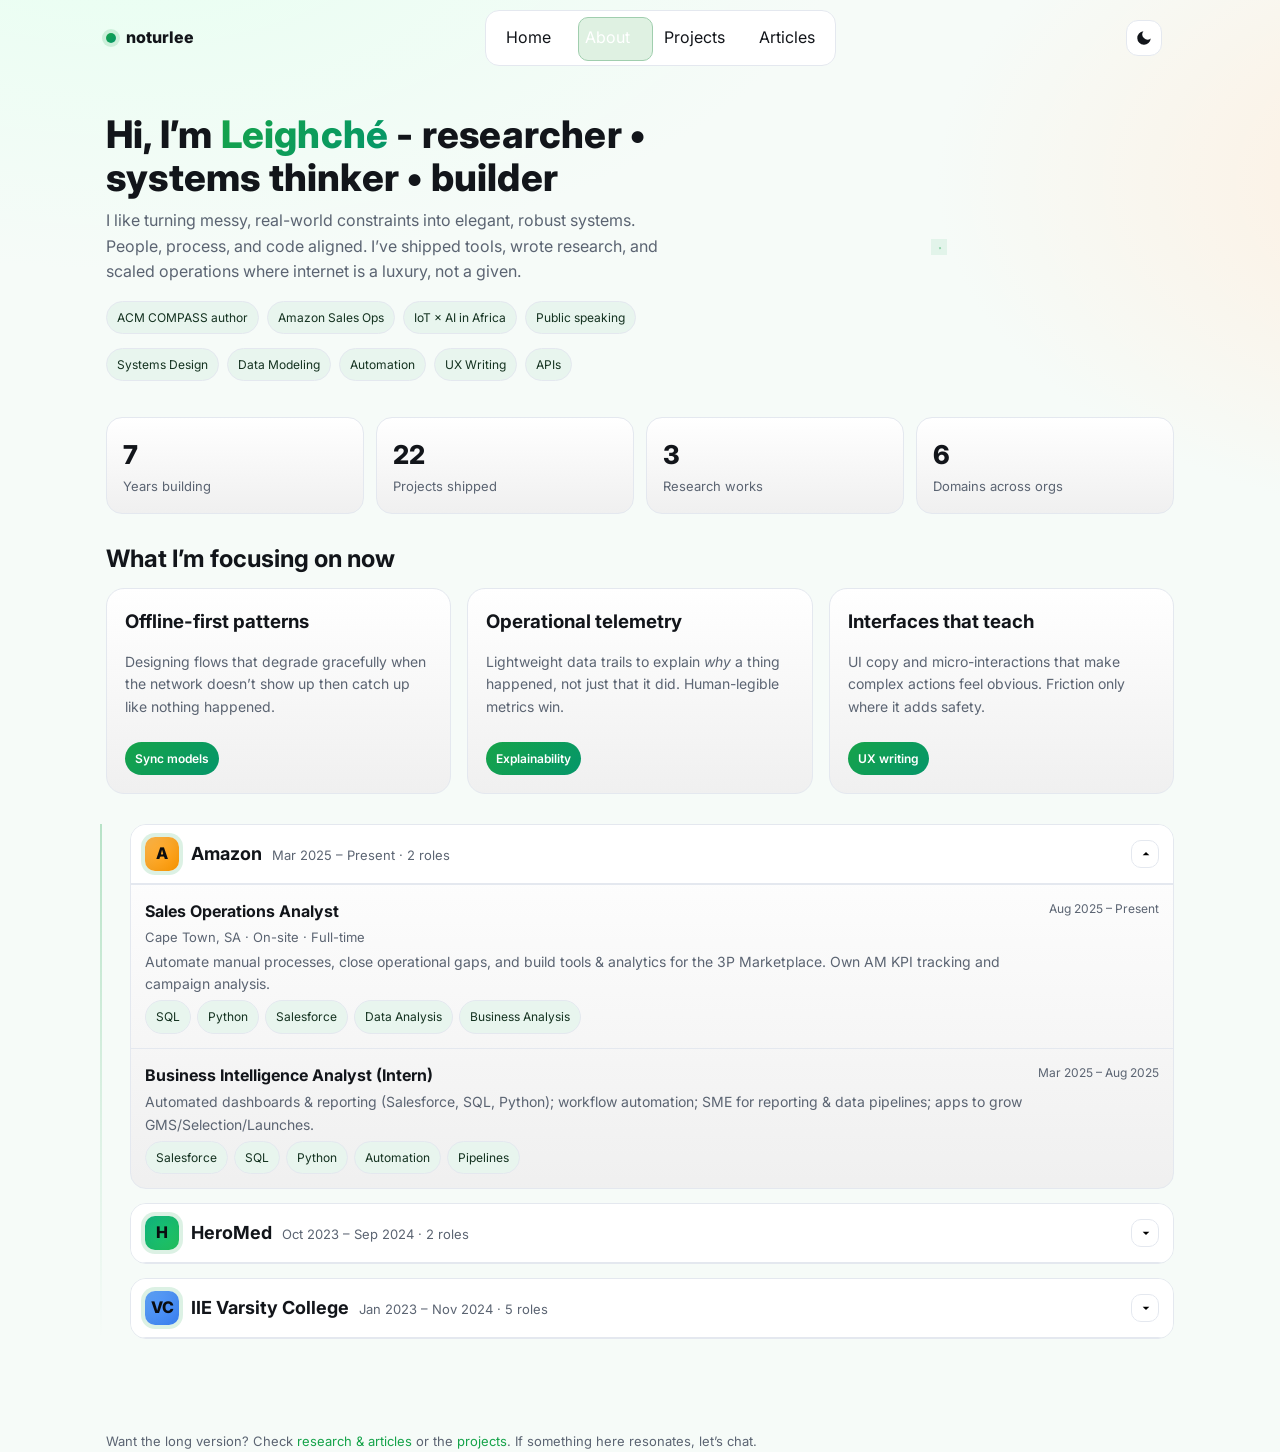
<file: about.html>
<!doctype html>
<html lang="en" data-theme="dark">
<head>
  <meta charset="utf-8" />
  <meta name="viewport" content="width=device-width, initial-scale=1" />
  <title>noturlee · About</title>
  <meta name="description" content="About noturlee - research, craft, and a thing for elegant systems." />
  <link rel="preconnect" href="https://fonts.googleapis.com">
  <link rel="preconnect" href="https://fonts.gstatic.com" crossorigin>
  <link href="https://fonts.googleapis.com/css2?family=Inter:wght@400;600;800&display=swap" rel="stylesheet">

  <style>
    :root{
      --bg:#0b0d10; --bg2:#101318; --card:#11161e; --text:#e8eaee; --muted:#a6adbb;
      --accent:#22c55e; --accent-2:#10b981;
      --chip:#142018; --chipText:#e3f6ea;
      --ring:#22c55e33; --border:#1f2732;
      --bg-blob-1:#0d5a39; --bg-blob-2:#7a3e0a;
    }
    html[data-theme="light"]{
      --bg:#f6fbf8; --bg2:#ffffff; --card:#ffffff; --text:#12151a; --muted:#5b6472;
      --accent:#16a34a; --accent-2:#059669;
      --chip:#e8f5ee; --chipText:#143220;
      --ring:#16a34a26; --border:#e4e8ef;
      --bg-blob-1:#e7fff1; --bg-blob-2:#ffeddc;
    }
    *{box-sizing:border-box}
    html,body{height:100%}
    body{
      margin:0;
      background:
        radial-gradient(1200px 600px at 10% -10%, var(--bg-blob-1), transparent 60%),
        radial-gradient(1200px 700px at 120% 20%, var(--bg-blob-2), transparent 50%),
        var(--bg);
      background-repeat:no-repeat;
      color:var(--text);
      font:16px/1.6 Inter, ui-sans-serif, system-ui, -apple-system, Segoe UI, Roboto, Ubuntu, "Helvetica Neue", Arial;
    }
    a{color:var(--accent);text-decoration:none}
    a:hover{filter:brightness(1.08)}

    /* ===== Transparent Segmented-Pill Nav (shared) ===== */
    .site-nav{position:sticky; top:0; z-index:70; background:transparent; border-bottom:1px solid transparent; backdrop-filter:none; -webkit-backdrop-filter:none; transition:background .2s,border-color .2s,box-shadow .2s}
    .site-nav.scrolled{background:color-mix(in oklab, var(--bg), #000 12%); border-bottom:1px solid var(--border); backdrop-filter:saturate(1.2) blur(10px); -webkit-backdrop-filter:saturate(1.2) blur(10px)}
    .site-nav::after{content:""; position:absolute; left:0; right:0; bottom:-1px; height:14px; pointer-events:none; background:linear-gradient(to bottom,#0003,transparent); opacity:0; transition:opacity .2s}
    .site-nav.scrolled::after{opacity:.45}
    .site-nav .nav-inner{max-width:1100px; margin:0 auto; display:grid; grid-template-columns:auto 1fr auto auto; align-items:center; gap:12px; padding:10px 16px}
    .brand{display:inline-flex; align-items:center; gap:10px; font-weight:800; color:var(--text); text-decoration:none}
    .logo-dot{width:10px; height:10px; border-radius:999px; background:linear-gradient(135deg,var(--accent),var(--accent-2)); box-shadow:0 0 0 4px color-mix(in oklab, var(--accent), transparent 85%)}
    .links{justify-self:center; list-style:none; margin:0; padding:6px; display:inline-flex; gap:6px; position:relative; border:1px solid var(--border); border-radius:14px; background:color-mix(in oklab, var(--bg2), #fff 2%); overflow:hidden}
    .links::before{content:""; position:absolute; top:6px; left:6px; height:calc(100% - 12px); width:var(--seg-w,0px); transform:translateX(var(--seg-x,0px)); border-radius:10px; background:color-mix(in oklab, var(--card), var(--accent) 16%); border:1px solid color-mix(in oklab, var(--border), var(--accent) 40%); transition:transform .25s cubic-bezier(.22,.8,.27,1), width .25s}
    .links a{position:relative; z-index:1; display:inline-flex; align-items:center; gap:8px; color:var(--text); text-decoration:none; padding:8px 14px; border-radius:10px; transition:color .15s ease, transform .15s ease}
    .links a:hover{transform:translateY(-1px)}
    .links a.active{color:#fff}
    .icon-btn{display:inline-grid; place-items:center; width:36px; height:36px; border-radius:12px; background:var(--bg2); color:var(--text); border:1px solid var(--border); cursor:pointer}
    .icon-btn:hover{background:color-mix(in oklab, var(--card), #fff 4%)}
    .nav-toggle{display:none; width:40px; height:36px; border-radius:12px; border:1px solid var(--border); background:var(--bg2); cursor:pointer; align-items:center; justify-content:center; gap:4px}
    .nav-toggle span{display:block; width:18px; height:2px; background:var(--text); border-radius:2px; transition: transform .2s, opacity .2s}
    .site-nav[data-open="true"] .nav-toggle span:nth-child(1){transform:translateY(6px) rotate(45deg)}
    .site-nav[data-open="true"] .nav-toggle span:nth-child(2){opacity:0}
    .site-nav[data-open="true"] .nav-toggle span:nth-child(3){transform:translateY(-6px) rotate(-45deg)}
    @media (max-width:820px){
      .site-nav .nav-inner{grid-template-columns:auto auto 1fr auto}
      .nav-toggle{display:flex}
      .links{position:absolute; left:16px; right:16px; top:58px; display:flex; flex-direction:column; gap:6px; padding:8px; border-radius:16px; box-shadow:0 24px 48px #0005; display:none}
      .links::before{display:none}
      .site-nav[data-open="true"] .links{display:flex}
      .links a{padding:12px}
    }

    /* ===== About: Hero ===== */
    .hero{max-width:1100px; margin:36px auto; padding:0 16px; display:grid; grid-template-columns:1.1fr .9fr; gap:24px; align-items:center}
    .title{font-size:38px; font-weight:800; line-height:1.15; letter-spacing:.2px}
    .title .accent{background:linear-gradient(135deg,var(--accent),var(--accent-2)); -webkit-background-clip:text; background-clip:text; color:transparent}
    .subtitle{color:var(--muted); margin-top:8px; max-width:70ch}
    .badges{display:flex; gap:8px; flex-wrap:wrap; margin-top:14px}
    .badge{border:1px solid var(--border); background:var(--chip); color:var(--chipText); border-radius:999px; padding:6px 10px; font-size:12px}

    /* Orb — animated glassy gradient sphere */
    .orb-wrap{position:relative; aspect-ratio:1/1; max-width:420px; margin-inline:auto}
    .orb{position:relative; width:100%; height:100%; border-radius:50%;
      background:
        radial-gradient(55% 55% at 60% 40%, color-mix(in oklab,var(--accent),white 12%), transparent 60%),
        conic-gradient(from 0deg, var(--accent), var(--accent-2), var(--accent), var(--accent-2));
      filter:saturate(1.1);
      animation: spin 14s linear infinite;
      box-shadow:
        inset 0 0 80px rgba(255,255,255,.06),
        0 40px 80px rgba(0,0,0,.35),
        0 0 0 8px color-mix(in oklab, var(--accent), transparent 92%);
      backdrop-filter: blur(6px);
    }
    .orb::after{ /* glass glare */
      content:""; position:absolute; inset:0; border-radius:50%;
      background: radial-gradient(120% 120% at -10% -10%, rgba(255,255,255,.25), transparent 50%);
      mix-blend-mode: screen; animation: float 6s ease-in-out infinite;
    }
    .ring{position:absolute; inset:-14% -14% auto -14%; aspect-ratio:1/1; border-radius:50%;
      border:1px dashed color-mix(in oklab, var(--accent), transparent 50%); transform:translateY(6%) rotate(-8deg);
      animation: bob 5.8s ease-in-out infinite;
    }
    @keyframes spin{from{transform:rotate(0)} to{transform:rotate(360deg)}}
    @keyframes float{50%{transform:translateY(-2%)}}
    @keyframes bob{50%{transform:translateY(-2%) rotate(-8deg)}}

    /* ===== Stats (count-up) ===== */
    .stats-grid{max-width:1100px; margin:10px auto 0; padding:0 16px; display:grid; grid-template-columns:repeat(4,1fr); gap:12px}
    .stat{background:linear-gradient(180deg,var(--card), color-mix(in hsl, var(--card), #000 6%)); border:1px solid var(--border); border-radius:16px; padding:16px}
    .stat .num{font-size:26px; font-weight:800}
    .stat .label{color:var(--muted); font-size:13px}
    @media (max-width:860px){ .hero{grid-template-columns:1fr} .stats-grid{grid-template-columns:repeat(2,1fr)} }

    /* ===== Now & Focus (tilt cards) ===== */
    .now{max-width:1100px; margin:26px auto; padding:0 16px}
    .cards{display:grid; grid-template-columns:repeat(3,1fr); gap:16px}
    .card{background:linear-gradient(180deg,var(--card), color-mix(in hsl, var(--card), #000 6%)); border:1px solid var(--border); border-radius:18px; padding:18px; transform-style:preserve-3d; perspective:900px; transition: box-shadow .15s, border-color .15s, transform .15s}
    .card:hover{border-color:color-mix(in oklab, var(--border), var(--accent) 35%); box-shadow:0 20px 40px #0006}
    .card h3{margin:0 0 8px}
    .card p{color:var(--muted); font-size:14px}
    .card .pill{display:inline-block; margin-top:10px; background:linear-gradient(135deg,var(--accent),var(--accent-2)); color:#fff; border:none; border-radius:999px; padding:7px 10px; font-weight:600; font-size:12px}
    @media (max-width:980px){ .cards{grid-template-columns:1fr} }

    /* ===== Timeline ===== */
    .timeline{max-width:1100px; margin:30px auto 46px; padding:0 16px; display:grid; gap:14px}
    .step{display:grid; grid-template-columns:24px 1fr; gap:12px; align-items:start}
    .dot{width:12px; height:12px; border-radius:999px; margin-top:6px; background:linear-gradient(135deg,var(--accent),var(--accent-2)); box-shadow:0 0 0 6px color-mix(in oklab, var(--accent), transparent 86%)}
    .step h4{margin:0}
    .step p{margin:.2rem 0 0; color:var(--muted); font-size:14px}

    /* ===== Chips row ===== */
    .chips{display:flex; flex-wrap:wrap; gap:8px; margin-top:14px}
    .chip{display:inline-flex; align-items:center; gap:8px; background:var(--chip); color:var(--chipText); border:1px solid var(--border); padding:6px 10px; border-radius:999px; font-size:12px}

    /* ===== Footer ===== */
    footer{max-width:1100px; margin:28px auto 60px; padding:0 16px; color:var(--muted); font-size:13px}
  </style>
</head>
<body>

  <!-- Site Nav -->
  <nav class="site-nav" data-open="false">
    <div class="nav-inner">
      <a class="brand" href="index.html"><span class="logo-dot" aria-hidden="true"></span> noturlee</a>
      <button class="nav-toggle" id="navToggle" aria-label="Open menu" aria-expanded="false"><span></span><span></span><span></span></button>
      <ul class="links" id="navLinks">
      <li><a href="home.html" data-route="home">Home</a></li>
        <li><a href="about.html" data-route="about">About</a></li>
        <li><a href="index.html#projects" data-route="projects">Projects</a></li>
        <li><a href="articles.html" data-route="articles">Articles</a></li>
      </ul>
      <button id="themeBtnTop" class="icon-btn" type="button" aria-label="Toggle theme">
        <svg viewBox="0 0 24 24" width="18" height="18" fill="currentColor" aria-hidden="true"><path d="M21 12.79A9 9 0 1 1 11.21 3 7 7 0 0 0 21 12.79z"/></svg>
      </button>
    </div>
  </nav>

  <!-- HERO -->
  <section class="hero">
    <div>
      <div class="title">
        Hi, I’m <span class="accent">Leighché</span> - <span id="scramble">researcher • systems thinker • builder</span>
      </div>
      <p class="subtitle">
        I like turning messy, real-world constraints into elegant, robust systems.
        People, process, and code aligned. I’ve shipped tools, wrote research,
        and scaled operations where internet is a luxury, not a given.
      </p>
      <div class="badges">
        <span class="badge">ACM COMPASS author</span>
        <span class="badge">Amazon Sales Ops</span>
        <span class="badge">IoT × AI in Africa</span>
        <span class="badge">Public speaking</span>
      </div>

      <div class="chips">
        <span class="chip">Systems Design</span>
        <span class="chip">Data Modeling</span>
        <span class="chip">Automation</span>
        <span class="chip">UX Writing</span>
        <span class="chip">APIs</span>
      </div>
    </div>

    <div class="orb-wrap">
      <div class="orb"></div>
      <div class="ring"></div>
    </div>
  </section>

  <!-- STATS -->
  <section class="stats-grid">
    <div class="stat"><div class="num" data-count="7">0</div><div class="label">Years building</div></div>
    <div class="stat"><div class="num" data-count="22">0</div><div class="label">Projects shipped</div></div>
    <div class="stat"><div class="num" data-count="3">0</div><div class="label">Research works</div></div>
    <div class="stat"><div class="num" data-count="6">0</div><div class="label">Domains across orgs</div></div>
  </section>

  <!-- NOW / FOCUS -->
  <section class="now">
    <h2 style="margin:0 0 10px">What I’m focusing on now</h2>
    <div class="cards">
      <article class="card tilt">
        <h3>Offline-first patterns</h3>
        <p>Designing flows that degrade gracefully when the network doesn’t show up then catch up like nothing happened.</p>
        <span class="pill">Sync models</span>
      </article>
      <article class="card tilt">
        <h3>Operational telemetry</h3>
        <p>Lightweight data trails to explain <em>why</em> a thing happened, not just that it did. Human-legible metrics win.</p>
        <span class="pill">Explainability</span>
      </article>
      <article class="card tilt">
        <h3>Interfaces that teach</h3>
        <p>UI copy and micro-interactions that make complex actions feel obvious. Friction only where it adds safety.</p>
        <span class="pill">UX writing</span>
      </article>
    </div>
  </section>

  <!-- TIMELINE -->
<section class="timeline" id="timeline"></section>

<!-- tiny helpers for date/meta + reveal (safe to keep near the section) -->
<style>
  .timeline{ position:relative }
  .timeline::before{
    content:""; position:absolute; left:10px; top:0; bottom:0; width:2px;
    background:linear-gradient(var(--accent), transparent); opacity:.28;
  }
  .step{ position:relative }
  .step h4{ margin:0 0 .2rem; display:flex; flex-wrap:wrap; gap:.4rem .6rem; align-items:baseline }
  .meta{ color:var(--muted); font-size:.9em; display:flex; gap:.8rem; flex-wrap:wrap }
  .reveal{ opacity:0; transform:translateY(8px); transition:opacity .35s ease, transform .35s ease }
  .reveal.in{ opacity:1; transform:none }
</style>

<!-- ========= ORG-GROUPED TIMELINE ========= -->
<section class="timeline grouped" id="timeline"></section>

<style>
  /* base rail */
  .timeline.grouped{position:relative; max-width:1100px; margin:28px auto 46px; padding:0 16px; display:grid; gap:16px}
  .timeline.grouped::before{
    content:""; position:absolute; left:14px; top:0; bottom:0; width:2px;
    background:linear-gradient(var(--accent), transparent); opacity:.28;
  }

  /* org card */
  .org{
    position:relative; margin-left:24px;
    background:linear-gradient(180deg,var(--card), color-mix(in hsl, var(--card), #000 6%));
    border:1px solid var(--border); border-radius:16px; overflow:hidden;
  }
  .org::before{ /* dot on the rail */
    content:""; position:absolute; left:-18px; top:24px; width:12px; height:12px; border-radius:999px;
    background:linear-gradient(135deg,var(--accent),var(--accent-2));
    box-shadow:0 0 0 6px color-mix(in oklab, var(--accent), transparent 86%);
  }

  /* header */
  .org-head{
    display:grid; grid-template-columns:auto 1fr auto; align-items:center; gap:12px;
    padding:12px 14px; background:color-mix(in oklab, var(--bg2), #fff 2%); border-bottom:1px solid var(--border);
  }
  .org-logo{
    width:34px; height:34px; border-radius:10px; display:grid; place-items:center; font-weight:800;
    color:#0b0d10; background:var(--logo, linear-gradient(135deg,#e5e7eb,#d1d5db));
    box-shadow:0 0 0 4px color-mix(in oklab, var(--accent), transparent 85%), inset 0 0 18px #0001;
  }
  .org-title{display:flex; flex-wrap:wrap; gap:6px 10px; align-items:baseline}
  .org-title h3{margin:0; font-size:18px}
  .org-meta{color:var(--muted); font-size:13px}
  .org-head .chip{margin-left:auto}
  .caret{
    width:28px; height:28px; border:1px solid var(--border); border-radius:10px; background:var(--bg2);
    display:grid; place-items:center; cursor:pointer;
    transition:transform .2s, background .2s;
  }
  .caret svg{transition: transform .2s}
  .org[aria-expanded="true"] .caret svg{transform:rotate(180deg)}

  /* body (accordion) */
  .org-body{
    display:grid; grid-template-rows: 1fr; overflow:hidden; transition:grid-template-rows .28s ease;
  }
  .org[aria-expanded="false"] .org-body{ grid-template-rows: 0fr; }

  /* roles */
  .roles{min-height:0}
  .role{
    display:grid; grid-template-columns:1fr auto; gap:10px;
    padding:14px; border-top:1px solid var(--border);
  }
  .role h4{margin:0 0 2px}
  .role .desc{color:var(--muted); font-size:14px; margin:.2rem 0 .3rem}
  .role .when{color:var(--muted); font-size:12px; text-align:right; white-space:nowrap}
  .skills{display:flex; flex-wrap:wrap; gap:6px}
  .skills .chip{font-size:12px; padding:6px 10px}

  /* reveal */
  .reveal{opacity:0; transform:translateY(8px); transition:opacity .35s ease, transform .35s ease}
  .reveal.in{opacity:1; transform:none}

  @media (max-width:720px){
    .role{grid-template-columns:1fr}
    .role .when{text-align:left}
  }
</style>

<script>
  /* ========== DATA (grouped by org) ========== */
  const EXPERIENCE = [
    {
      org: "Amazon",
      logoText: "A",
      logoStyle: "linear-gradient(135deg,#ffb84d,#ff9900)", // subtle brand-ish
      range: ["2025-03","present"], // earliest role start, latest role end
      roles: [
        {
          title: "Sales Operations Analyst",
          start: "2025-08", end: null,
          meta: ["Cape Town, SA","On-site","Full-time"],
          desc: "Automate manual processes, close operational gaps, and build tools & analytics for the 3P Marketplace. Own AM KPI tracking and campaign analysis.",
          skills: ["SQL","Python","Salesforce","Data Analysis","Business Analysis"]
        },
        {
          title: "Business Intelligence Analyst (Intern)",
          start: "2025-03", end: "2025-08",
          meta: [],
          desc: "Automated dashboards & reporting (Salesforce, SQL, Python); workflow automation; SME for reporting & data pipelines; apps to grow GMS/Selection/Launches.",
          skills: ["Salesforce","SQL","Python","Automation","Pipelines"]
        }
      ]
    },
    {
      org: "HeroMed",
      logoText: "H",
      logoStyle: "linear-gradient(135deg,#10b981,#22c55e)",
      range: ["2023-10","2024-09"],
      roles: [
        {
          title: "Jr Full-Stack Developer",
          start: "2023-12", end: "2024-09",
          meta: ["Gauteng, SA","Remote","Contract"],
          desc: "Built responsive apps, managed databases, integrated APIs, and deployed on Azure. +20% perf via query tuning & efficient integrations.",
          skills: ["Azure","APIs","SQL","UI Design","Systems Design"]
        },
        {
          title: "Jr Software Solutions Developer",
          start: "2023-10", end: "2023-12",
          meta: ["Gauteng, SA","Remote","Contract"],
          desc: "Guided infra decisions, built solutions, improved PM efficiency; scoped & managed integrations with cross-functional teams.",
          skills: ["Architecture","Integrations","Project Mgmt"]
        }
      ]
    },
    {
      org: "IIE Varsity College",
      logoText: "VC",
      logoStyle: "linear-gradient(135deg,#60a5fa,#3b82f6)",
      range: ["2023-01","2024-11"],
      roles: [
        {
          title: "Student Mentor",
          start: "2024-08", end: "2024-11",
          meta: ["Durban, SA","On-site","Contract"],
          desc: "Ran campus initiatives (e.g., robotics workshops); helped students build CS skills beyond the curriculum.",
          skills: ["Mentorship","Robotics","Workshops"]
        },
        {
          title: "(PROG6112/212) Computer Science Tutor",
          start: "2024-02", end: "2024-11",
          meta: ["Durban, SA","On-site","Contract"],
          desc: "Advanced C#, cloud tooling; DB design & integration; systems analysis & design. High engagement via hands-on labs.",
          skills: ["C#","Cloud","DB Design","Systems Analysis"]
        },
        {
          title: "Educational Technologist",
          start: "2024-02", end: "2024-06",
          meta: ["Durban, SA","On-site","Contract"],
          desc: "Integrated ed-tech to lift outcomes; analysed campus systems; delivered workshops & projects.",
          skills: ["IT Management","EdTech","Communication"]
        },
        {
          title: "(PROG5121/2) Computer Science Tutor",
          start: "2023-03", end: "2024-06",
          meta: ["South Africa"],
          desc: "Java from basics to advanced; JavaFX/SceneBuilder for business apps; emphasised SOLID/OOP and practical problem-solving.",
          skills: ["Java","JavaFX","OOP","SOLID","Figma","GitHub"]
        },
        {
          title: "Information Technology Assistant",
          start: "2023-01", end: "2023-02",
          meta: ["South Africa","On-site","Part-time"],
          desc: "Orientation on campus systems; front-line IT support; taught MS Office + subsystems.",
          skills: ["Support","Onboarding","Office Suite"]
        }
      ]
    }
  ];

  /* ===== Helpers ===== */
  const MONTHS = ["Jan","Feb","Mar","Apr","May","Jun","Jul","Aug","Sep","Oct","Nov","Dec"];
  function formatRange([start,end]){
    const sY = start.slice(0,4), sM = +start.slice(5,7) - 1;
    const left = `${MONTHS[sM]} ${sY}`;
    if(!end || end === "present") return `${left} – Present`;
    const eY = end.slice(0,4), eM = +end.slice(5,7) - 1;
    return `${left} – ${MONTHS[eM]} ${eY}`;
  }
  function roleWhen(r){
    const s = `${MONTHS[+r.start.slice(5,7)-1]} ${r.start.slice(0,4)}`;
    const e = r.end ? `${MONTHS[+r.end.slice(5,7)-1]} ${r.end.slice(0,4)}` : "Present";
    return `${s} – ${e}`;
  }

  /* ===== Render ===== */
  const container = document.getElementById('timeline');
  container.innerHTML = EXPERIENCE.map((org, i) => {
    const open = i === 0; // first org expanded
    const id = `org-${i}`;
    return `
      <article class="org reveal" aria-expanded="${open}">
        <header class="org-head">
          <div class="org-logo" style="--logo:${org.logoStyle}">${org.logoText}</div>
          <div class="org-title">
            <h3>${org.org}</h3>
            <div class="org-meta"> ${formatRange(org.range)} · ${org.roles.length} role${org.roles.length>1?'s':''}</div>
          </div>
          <button class="caret" type="button" aria-controls="${id}" aria-label="Toggle ${org.org}">
            <svg width="16" height="16" viewBox="0 0 24 24" fill="currentColor" aria-hidden="true"><path d="M7 10l5 5 5-5z"/></svg>
          </button>
        </header>

        <div class="org-body">
          <div id="${id}" class="roles">
            ${org.roles.map(r => `
              <div class="role">
                <div>
                  <h4>${r.title}</h4>
                  ${r.meta && r.meta.length ? `<div class="org-meta">${r.meta.filter(Boolean).join(" · ")}</div>` : ""}
                  <p class="desc">${r.desc}</p>
                  <div class="skills">
                    ${r.skills.map(s => `<span class="chip">${s}</span>`).join("")}
                  </div>
                </div>
                <div class="when">${roleWhen(r)}</div>
              </div>
            `).join("")}
          </div>
        </div>
      </article>
    `;
  }).join("");

  /* ===== Interactions ===== */
  // reveal-on-scroll
  const io = new IntersectionObserver((entries)=>{
    entries.forEach(e=>{ if(e.isIntersecting){ e.target.classList.add('in'); io.unobserve(e.target); } });
  }, {threshold:.25});
  container.querySelectorAll('.reveal').forEach(el=>io.observe(el));

  // accordion toggle
  container.querySelectorAll('.org').forEach(org=>{
    const btn = org.querySelector('.caret');
    btn.addEventListener('click', ()=>{
      const open = org.getAttribute('aria-expanded') === 'true';
      org.setAttribute('aria-expanded', String(!open));
    });
  });
</script>



  <footer>
    <p>Want the long version? Check <a href="articles.html">research & articles</a> or the <a href="index.html#projects">projects</a>. If something here resonates, let’s chat.</p>
  </footer>

  <script>
  (function(){
    const username = "noturlee"; // keeps avatar/bio consistent if you want to reuse later

    // THEME (persist + toggle) + NAV
    const THEME_KEY = 'gh-theme';
    const saved = localStorage.getItem(THEME_KEY);
    const system = matchMedia('(prefers-color-scheme: light)').matches ? 'light' : 'dark';
    document.documentElement.setAttribute('data-theme', saved || system);

    const nav = document.querySelector('.site-nav');
    const navBtn = document.getElementById('navToggle');
    const navLinks = document.getElementById('navLinks');
    navBtn?.addEventListener('click', ()=>{
      const open = nav.getAttribute('data-open') === 'true';
      nav.setAttribute('data-open', String(!open));
      navBtn.setAttribute('aria-expanded', String(!open));
    });
    navLinks?.querySelectorAll('a').forEach(a=>a.addEventListener('click', ()=>nav.setAttribute('data-open','false')));

    function markActive(){
      if(!navLinks) return;
      const here = (location.pathname.split('/').pop() || 'index.html').split('#')[0];
      const items = Array.from(navLinks.querySelectorAll('a'));
      let target = null;
      items.forEach(a=>{
        const href = (a.getAttribute('href')||'').split('/').pop().split('#')[0];
        const active = href === here || (here === '' && href === 'index.html');
        a.classList.toggle('active', active);
        if(active && !target) target = a;
      });
      if(here === 'index.html'){ const proj = navLinks.querySelector('a[data-route="projects"]'); if(proj){ proj.classList.add('active'); target = proj; } }
      if(target){
        const pr = navLinks.getBoundingClientRect();
        const r  = target.getBoundingClientRect();
        navLinks.style.setProperty('--seg-x', (r.left - pr.left) + 'px');
        navLinks.style.setProperty('--seg-w',  r.width + 'px');
      }
    }
    addEventListener('load', markActive);
    addEventListener('resize', markActive);

    function onScroll(){ scrollY > 2 ? nav.classList.add('scrolled') : nav.classList.remove('scrolled'); }
    onScroll(); addEventListener('scroll', onScroll, {passive:true});

    const themeBtnTop = document.getElementById('themeBtnTop');
    themeBtnTop?.addEventListener('click', ()=>{
      const html = document.documentElement;
      const next = (html.getAttribute('data-theme') === 'light') ? 'dark' : 'light';
      html.setAttribute('data-theme', next);
      localStorage.setItem(THEME_KEY, next);
    });

    // TEXT SCRAMBLE (headline)
    const phrases = [
      "researcher • systems thinker • builder",
      "design for constraint • ship with care",
      "offline-first • human-friendly ops",
      "data with narrative • narrative with data"
    ];
    const el = document.getElementById('scramble');
    const chars = "!<>-_\\/[]{}—=+*^?#________";
    let frame = 0, queue = [], idx = 0, raf;

    function setText(newText){
      const oldText = el.textContent;
      const length = Math.max(oldText.length, newText.length);
      queue = [];
      for(let i=0;i<length;i++){
        const from = oldText[i] || "";
        const to = newText[i] || "";
        const start = Math.floor(Math.random()*20);
        const end = start + Math.floor(Math.random()*20);
        queue.push({from,to,start,end,char:null});
      }
      cancelAnimationFrame(raf);
      frame = 0;
      update();
    }
    function update(){
      let output = "", complete = 0;
      for(const q of queue){
        if(frame >= q.end){ complete++; output += q.to; }
        else if(frame >= q.start){
          if(!q.char || Math.random()<.28) q.char = chars[Math.floor(Math.random()*chars.length)];
          output += `<span style="color:var(--accent)">${q.char}</span>`;
        } else { output += q.from; }
      }
      el.innerHTML = output;
      if(complete === queue.length){ setTimeout(next, 1600); }
      else { frame++; raf = requestAnimationFrame(update); }
    }
    function next(){ idx = (idx+1) % phrases.length; setText(phrases[idx]); }
    setTimeout(()=>setText(phrases[0]), 400);

    // COUNT-UP STATS
    const counters = document.querySelectorAll('.num[data-count]');
    const io = new IntersectionObserver((entries)=>{
      entries.forEach(entry=>{
        if(!entry.isIntersecting) return;
        const el = entry.target;
        const target = +el.getAttribute('data-count');
        let start = 0;
        const t0 = performance.now();
        function step(t){
          const p = Math.min(1, (t - t0)/900);
          const eased = p<.5 ? 2*p*p : -1+(4-2*p)*p; // easeInOutQuad
          el.textContent = Math.round(start + (target - start) * eased);
          if(p<1) requestAnimationFrame(step);
        }
        requestAnimationFrame(step);
        io.unobserve(el);
      });
    }, {threshold: .4});
    counters.forEach(c=>io.observe(c));

    // TILT CARDS (magnetic)
    const cards = document.querySelectorAll('.tilt');
    cards.forEach(card=>{
      let rect;
      function set(e){
        rect = rect || card.getBoundingClientRect();
        const x = (e.clientX - rect.left)/rect.width - .5;
        const y = (e.clientY - rect.top)/rect.height - .5;
        card.style.transform = `rotateX(${(-y*6)}deg) rotateY(${(x*8)}deg) translateZ(0)`;
        card.style.background = `linear-gradient(180deg,var(--card), color-mix(in hsl, var(--card), #000 ${6 + Math.abs(x+y)*10}%))`;
      }
      function clear(){ card.style.transform = ''; rect = null; }
      card.addEventListener('mousemove', set);
      card.addEventListener('mouseleave', clear);
      // subtle entry pop
      card.addEventListener('mouseenter', ()=>card.animate([{transform:'scale(.98)'},{transform:'scale(1)'}],{duration:160, easing:'ease-out'}));
    });

  })();
  </script>
</body>
</html>
</file>
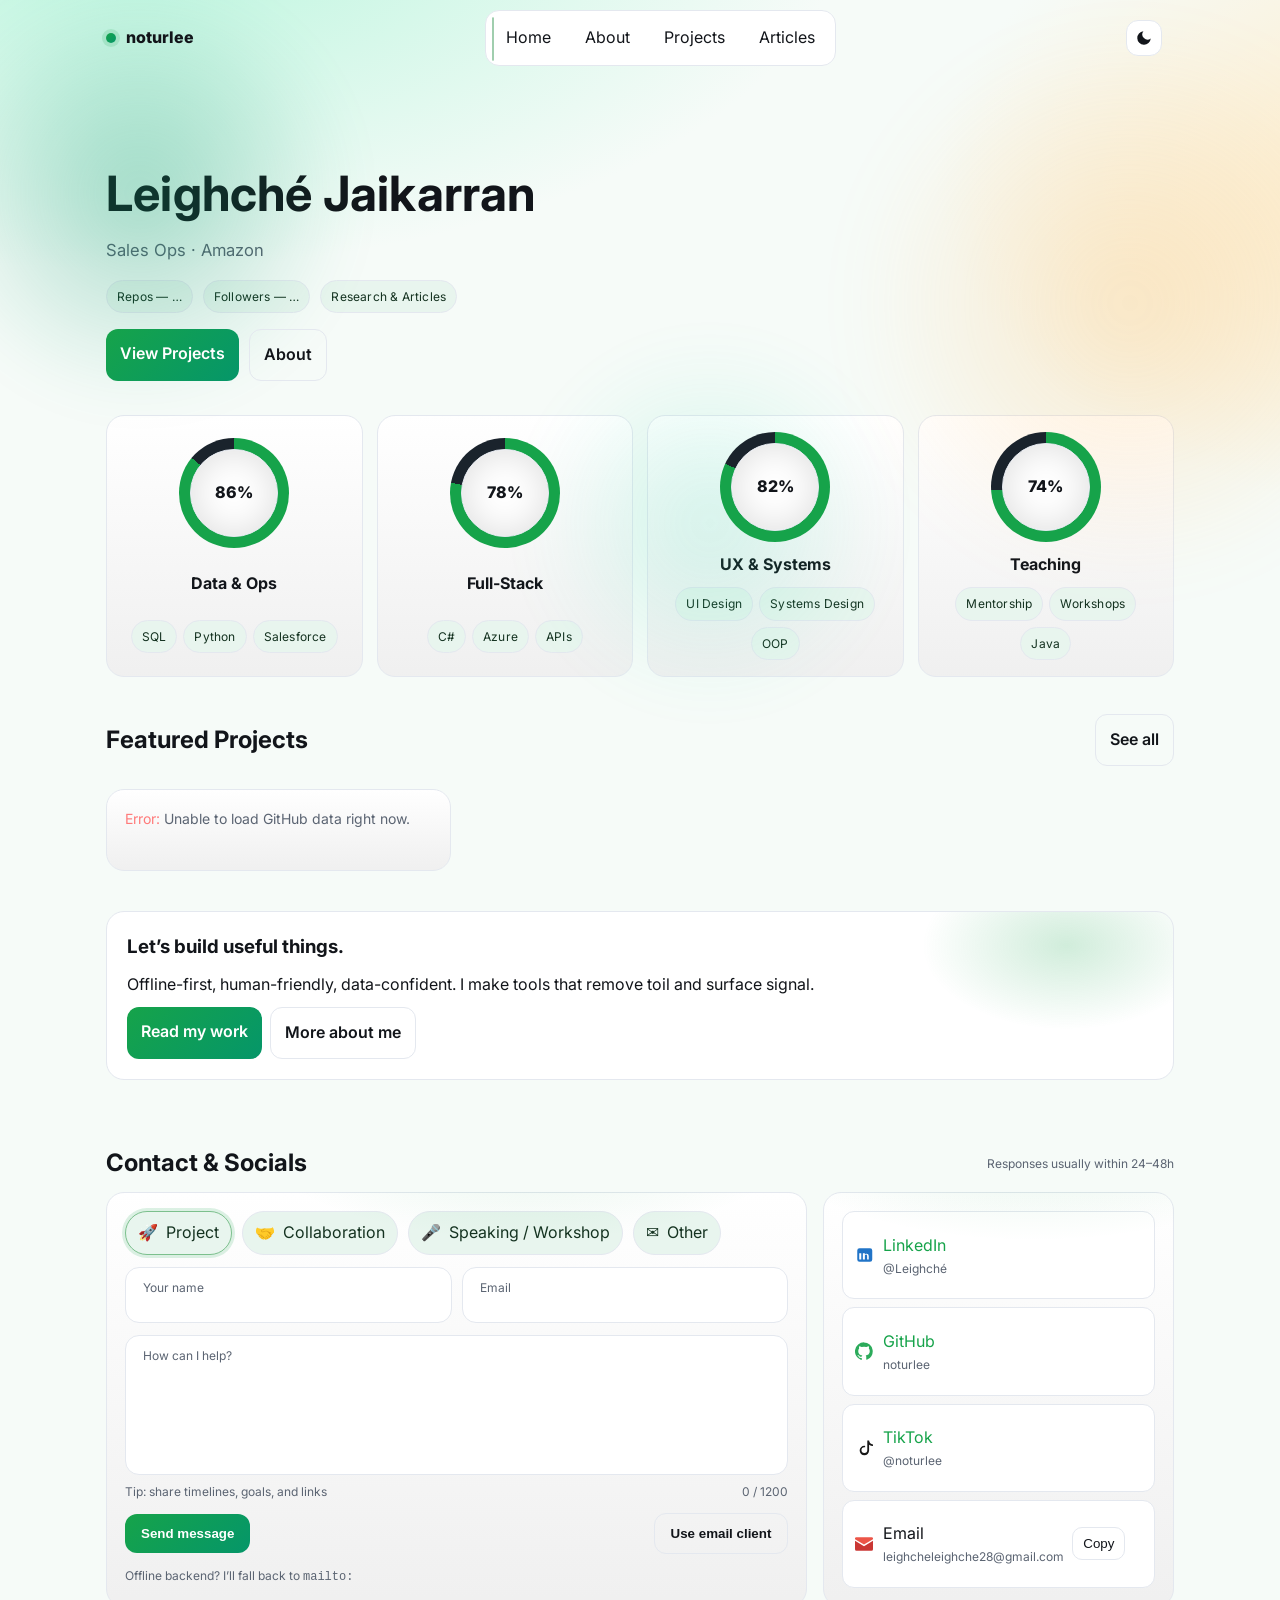
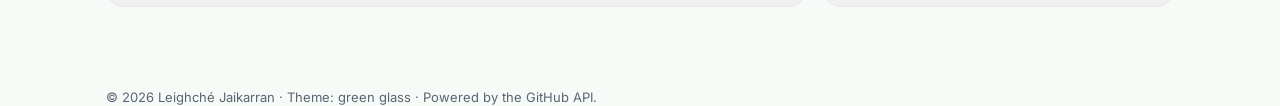
<file: home.html>
<!doctype html>
<html lang="en" data-theme="dark">
<head>
  <meta charset="utf-8" />
  <meta name="viewport" content="width=device-width, initial-scale=1" />
  <title>noturlee · Home</title>
  <meta name="description" content="Leighché Jaikarran — systems, software, and research. Projects, writing, and experience." />
  <link rel="preconnect" href="https://fonts.googleapis.com">
  <link rel="preconnect" href="https://fonts.gstatic.com" crossorigin>
  <link href="https://fonts.googleapis.com/css2?family=Inter:wght@400;600;800&display=swap" rel="stylesheet">

  <style>
    :root{
      --bg:#0b0d10; --bg2:#101318; --card:#11161e; --text:#e8eaee; --muted:#a6adbb;
      --accent:#22c55e; --accent-2:#10b981; --chip:#142018; --chipText:#e3f6ea;
      --ring:#22c55e33; --border:#1f2732;
      --bg-blob-1:#139c70; --bg-blob-2:#a07b1e;
    }
    [data-theme="light"]{
      --bg:#f6fbf8; --bg2:#ffffff; --card:#ffffff; --text:#12151a; --muted:#5b6472;
      --accent:#16a34a; --accent-2:#059669; --chip:#e8f5ee; --chipText:#143220;
      --ring:#16a34a26; --border:#e4e8ef;
      --bg-blob-1:#b7f5dc; --bg-blob-2:#ffe9c2;
    }
    *{box-sizing:border-box}
    html,body{height:100%}
    body{
      margin:0;
      background:
        radial-gradient(1200px 600px at 10% -10%, var(--bg-blob-1), transparent 60%),
        radial-gradient(1200px 700px at 120% 20%, var(--bg-blob-2), transparent 50%),
        var(--bg);
      background-repeat:no-repeat;
      color:var(--text);
      font:16px/1.6 Inter, ui-sans-serif, system-ui, -apple-system, Segoe UI, Roboto, Ubuntu, "Helvetica Neue", Arial;
      overflow-x:hidden;
    }
    a{color:var(--accent);text-decoration:none}
    a:hover{filter:brightness(1.08)}

    /* ===== Transparent Segmented-Pill Nav ===== */
    .site-nav{
      position: sticky; top: 0; z-index: 70;
      background: transparent; border-bottom: 1px solid transparent;
      backdrop-filter: none; -webkit-backdrop-filter: none;
      transition: background .2s, border-color .2s;
    }
    .site-nav::after{
      content:""; position:absolute; left:0; right:0; bottom:-1px; height:14px;
      pointer-events:none; background:linear-gradient(to bottom, #0003, transparent);
      opacity:0; transition:opacity .2s;
    }
    .site-nav.scrolled{
      background: color-mix(in oklab, var(--bg), #000 12%);
      border-bottom: 1px solid var(--border);
      backdrop-filter:saturate(1.2) blur(10px);
      -webkit-backdrop-filter:saturate(1.2) blur(10px);
    }
    .site-nav.scrolled::after{opacity:.45}
    .site-nav .nav-inner{
      max-width:1100px; margin:0 auto;
      display:grid; grid-template-columns:auto 1fr auto auto;
      align-items:center; gap:12px; padding:10px 16px;
    }
    .brand{display:inline-flex; align-items:center; gap:10px; font-weight:800; color:var(--text)}
    .logo-dot{width:10px;height:10px;border-radius:999px; background:linear-gradient(135deg,var(--accent),var(--accent-2)); box-shadow:0 0 0 4px color-mix(in oklab, var(--accent), transparent 85%);}
    .links{
      justify-self:center; list-style:none; margin:0; padding:6px;
      display:inline-flex; gap:6px; position:relative;
      border:1px solid var(--border); border-radius:14px;
      background: color-mix(in oklab, var(--bg2), #fff 2%); overflow:hidden;
    }
    .links::before{
      content:""; position:absolute; top:6px; left:6px;
      height:calc(100% - 12px); width:var(--seg-w, 0px);
      transform:translateX(var(--seg-x, 0px)); border-radius:10px;
      background: color-mix(in oklab, var(--card), var(--accent) 16%);
      border:1px solid color-mix(in oklab, var(--border), var(--accent) 40%);
      transition: transform .25s cubic-bezier(.22,.8,.27,1), width .25s;
    }
    .links a{position:relative; z-index:1; display:inline-flex; align-items:center; gap:8px; color:var(--text); padding:8px 14px; border-radius:10px; transition: color .15s, transform .15s}
    .links a:hover{ transform:translateY(-1px) }
    .links a.active{ color:#fff }
    .icon-btn{
      display:inline-grid; place-items:center; width:36px; height:36px; border-radius:12px;
      background: var(--bg2); color: var(--text); border:1px solid var(--border); cursor:pointer;
    }
    .icon-btn:hover{ background: color-mix(in oklab, var(--card), #fff 4%) }
    .nav-toggle{display:none}
    @media (max-width:820px){
      .site-nav .nav-inner{grid-template-columns:auto auto 1fr auto}
      .nav-toggle{display:flex; width:40px; height:36px; border-radius:12px; border:1px solid var(--border); background:var(--bg2); align-items:center; justify-content:center; gap:4px}
      .nav-toggle span{ display:block; width:18px; height:2px; background:var(--text); border-radius:2px; transition: transform .2s, opacity .2s; }
      .site-nav[data-open="true"] .nav-toggle span:nth-child(1){ transform:translateY(6px) rotate(45deg) }
      .site-nav[data-open="true"] .nav-toggle span:nth-child(2){ opacity:0 }
      .site-nav[data-open="true"] .nav-toggle span:nth-child(3){ transform:translateY(-6px) rotate(-45deg) }
      .links{ position:absolute; left:16px; right:16px; top:58px; flex-direction:column; gap:6px; padding:8px; border-radius:16px; box-shadow:0 24px 48px #0005; display:none }
      .links::before{ display:none }
      .site-nav[data-open="true"] .links{ display:flex }
      .links a{ padding:12px }
    }

    /* ===== Reusable bits ===== */
    .chip{display:inline-flex; align-items:center; gap:6px; background:var(--chip); color:var(--chipText); border:1px solid var(--border); padding:6px 10px; border-radius:999px; font-size:12px; letter-spacing:.2px}
    .btn{background:linear-gradient(135deg,var(--accent),var(--accent-2)); color:white; border:none; border-radius:12px; padding:12px 14px; cursor:pointer; font-weight:600}
    .btn:hover{filter:brightness(1.05)}

    /* ===== Hero (scramble + parallax) ===== */
    .hero{position:relative; max-width:1100px; margin:26px auto 0; padding:64px 16px 24px; overflow:visible}
    .hero h1{font-size:clamp(32px,3.8vw,54px); line-height:1.1; margin:0 0 6px; letter-spacing:.2px}
    .hero .sub{color:var(--muted); font-size:clamp(14px,1.3vw,18px); max-width:70ch}
    .hero .row{display:flex; gap:10px; flex-wrap:wrap; margin-top:14px}
    .hero .cta{display:flex; gap:10px; margin-top:16px}
    .magnetic{position:relative; isolation:isolate}
    .magnetic::after{
      content:""; position:absolute; inset:-20px; background:radial-gradient(120px 80px at var(--mx,50%) var(--my,50%), #fff3, transparent 60%);
      opacity:.0; transition:opacity .2s; pointer-events:none; z-index:-1;
    }
    .magnetic:hover::after{ opacity:.8 }

    /* Parallax blobs */
    .blob{position:absolute; filter:blur(32px); opacity:.32; }
    .blob.one{width:420px; height:420px; left:-160px; top:-120px; background:radial-gradient(closest-side, var(--accent-2), transparent)}
    .blob.two{width:560px; height:560px; right:-220px; top:-80px; background:radial-gradient(closest-side, #ffb44d, transparent); opacity:.25}
    .blob.three{width:360px; height:360px; left:40%; top:240px; background:radial-gradient(closest-side, #24d7a7, transparent); opacity:.18}

    /* ===== Skill rings (conic-gradient) ===== */
    .rings{max-width:1100px; margin:10px auto 8px; padding:0 16px; display:grid; grid-template-columns:repeat(auto-fit,minmax(220px,1fr)); gap:14px}
    .ring{
      background:linear-gradient(180deg,var(--card), color-mix(in hsl, var(--card), #000 6%));
      border:1px solid var(--border); border-radius:18px; padding:16px; display:grid; gap:10px; place-items:center;
      transition:transform .14s ease, box-shadow .14s ease, border-color .14s;
    }
    .ring:hover{ transform:translateY(-4px); box-shadow:0 12px 30px #0005; border-color:color-mix(in oklab, var(--border), var(--accent) 35%) }
    .dial{width:110px; height:110px; border-radius:999px; background:
      conic-gradient(var(--accent) var(--pct,65%), #1a232c 0);
      display:grid; place-items:center; position:relative;
    }
    .dial::after{
      content:""; width:86px; height:86px; border-radius:999px; background:var(--bg2); border:1px solid var(--border); box-shadow:inset 0 0 36px #0002;
    }
    .dial span{position:absolute; font-weight:800}
    .ring .label{font-weight:700}
    .ring .chips{display:flex; flex-wrap:wrap; gap:6px; justify-content:center}

    /* ===== Featured projects grid (tilt) ===== */
    .section-head{max-width:1100px;margin:24px auto 8px;padding:0 16px; display:flex; align-items:center; justify-content:space-between}
    .grid{max-width:1100px;margin:10px auto 40px;display:grid;grid-template-columns:repeat(auto-fill,minmax(300px,1fr));gap:16px;padding:0 16px}
    .card{background:linear-gradient(180deg,var(--card), color-mix(in hsl, var(--card), #000 6%));border:1px solid var(--border);border-radius:18px;padding:18px;display:grid;gap:12px;transition:transform .14s ease, box-shadow .14s ease, border-color .14s; transform: perspective(900px) rotateX(var(--rx,0deg)) rotateY(var(--ry,0deg))}
    .card:hover{box-shadow:0 18px 40px #0006; border-color:color-mix(in oklab, var(--border), var(--accent) 35%)}
    .card h3{margin:0;font-size:18px;display:flex;align-items:center;gap:10px}
    .desc{color:var(--muted);font-size:14px;min-height:44px}
    .chips{display:flex;flex-wrap:wrap;gap:8px}
    .meta{display:flex;flex-wrap:wrap;gap:14px;color:var(--muted);font-size:13px}
    .meta span{display:inline-flex;align-items:center;gap:6px}
    .skeleton{animation:pulse 1.3s infinite; background:linear-gradient(90deg, color-mix(in hsl, var(--card), #fff 4%) 25%, color-mix(in hsl, var(--card), #fff 12%) 50%, color-mix(in hsl, var(--card), #fff 4%) 75%); background-size:200% 100%; height:160px;border-radius:18px;border:1px solid var(--border)}
    @keyframes pulse{0%{background-position:0 0}100%{background-position:-200% 0}}

    /* ===== CTA banner ===== */
    .cta-band{max-width:1100px;margin:0 auto 64px;padding:0 16px}
    .cta-card{
      border:1px solid var(--border); border-radius:18px; padding:20px;
      background:
        radial-gradient(240px 140px at 90% 20%, color-mix(in oklab, var(--accent), transparent 80%), transparent 60%),
        var(--bg2);
      display:grid; gap:10px;
    }
    .row{display:flex; gap:8px; flex-wrap:wrap}
    .ghost{background:transparent; border:1px solid var(--border); color:var(--text); border-radius:12px; padding:12px 14px; font-weight:600}
    .ghost:hover{border-color:color-mix(in oklab, var(--border), var(--accent) 50%)}


    /* ========== Contact + Socials ========== */
.contact-wrap{max-width:1100px;margin:0 auto 80px;padding:0 16px}
.contact-head{display:flex;align-items:center;justify-content:space-between;margin:22px 0 10px}
.contact-head h2{margin:0}
.contact-grid{display:grid;grid-template-columns:2fr 1fr;gap:16px}
@media (max-width:900px){ .contact-grid{grid-template-columns:1fr} }

.card-neo{
  position:relative; border-radius:18px; padding:18px;
  background:linear-gradient(180deg,var(--card), color-mix(in hsl, var(--card), #000 6%));
  border:1px solid var(--border);
  transition:transform .14s ease, box-shadow .14s ease, border-color .14s;
}
.card-neo:hover{transform:translateY(-3px);box-shadow:0 18px 40px #0006;border-color:color-mix(in oklab, var(--border), var(--accent) 35%)}
.card-neo::before{
  content:""; position:absolute; inset:-1px; border-radius:20px; pointer-events:none;
  background:radial-gradient(500px 220px at var(--gx,60%) -20%, color-mix(in oklab, var(--accent), transparent 80%), transparent 60%);
  opacity:.7; transition:opacity .2s;
}
.card-neo:hover::before{opacity:1}

/* form */
.form{display:grid;gap:12px}
.fgroup{position:relative}
.inputy, .texty{
  width:100%; background:var(--bg2); color:var(--text);
  border:1px solid var(--border); border-radius:14px;
  padding:16px 14px 12px; outline:none; transition:border-color .15s, box-shadow .15s;
  font:inherit;
}
.texty{min-height:140px; resize:none; line-height:1.5}
.inputy:focus, .texty:focus{border-color:var(--accent); box-shadow:0 0 0 5px var(--ring)}
.floating{
  position:absolute; left:12px; top:11px; padding:0 6px; font-size:12px; color:var(--muted);
  background:var(--bg2); border-radius:6px; pointer-events:none; transform:translateY(0); transition:transform .15s, color .15s
}
.inputy:not(:placeholder-shown) + .floating,
.inputy:focus + .floating,
.texty:not(:placeholder-shown) + .floating,
.texty:focus + .floating{ transform:translateY(-13px); color:var(--accent) }

/* subject chips (radiogroup) */
.chips-row{display:flex;flex-wrap:wrap;gap:8px}
.chip-radio{
  display:inline-flex;align-items:center;gap:8px; padding:8px 12px;border-radius:999px;
  background:var(--chip); color:var(--chipText); border:1px solid var(--border); cursor:pointer; user-select:none;
  transition:transform .15s, border-color .15s
}
.chip-radio[data-checked="true"]{
  border-color:color-mix(in oklab, var(--border), var(--accent) 60%);
  box-shadow:0 0 0 3px var(--ring)
}
.chip-radio:hover{transform:translateY(-1px)}

/* inline row */
.rowy{display:flex;gap:10px;flex-wrap:wrap;align-items:center}

/* counters + hints */
.hint{font-size:12px;color:var(--muted)}
.counter{margin-left:auto}

/* submit */
.actions{display:flex;gap:10px;align-items:center;justify-content:space-between}
.btn-wide{padding:12px 16px;border-radius:12px;font-weight:700;border:none;cursor:pointer}
.btn-primary{background:linear-gradient(135deg,var(--accent),var(--accent-2));color:#fff}
.btn-ghost{background:transparent;border:1px solid var(--border);color:var(--text)}
.btn-primary[disabled]{opacity:.6;cursor:not-allowed}

/* success tick animation */
.btn-primary.sent{position:relative}
.btn-primary.sent::after{
  content:"✓ Sent"; position:absolute; inset:0; display:grid;place-items:center; font-weight:800
}

/* socials */
.socials.card-neo{display:grid;gap:12px}
.social-grid{display:grid;grid-template-columns:repeat(1,1fr);gap:8px}
.social{display:flex;align-items:center;gap:10px;padding:10px 12px;border-radius:12px;border:1px solid var(--border);background:var(--bg2);transition:transform .15s, border-color .15s}
.social:hover{transform:translateY(-2px); border-color:color-mix(in oklab, var(--border), var(--accent) 40%)}
.social svg{opacity:.9}
.social .muted{color:var(--muted); font-size:12px}

.copy-row{display:flex; gap:8px; align-items:center}
.copy{padding:8px 10px; border-radius:10px; border:1px solid var(--border); background:var(--bg2); color:var(--text); cursor:pointer}
.copy:hover{border-color:color-mix(in oklab, var(--border), var(--accent) 50%)}

/* toast */
.toast{position:fixed; bottom:18px; left:50%; transform:translateX(-50%) translateY(20px);
  background:var(--bg2); color:var(--text); border:1px solid var(--border); border-radius:12px; padding:10px 12px; opacity:0; transition:opacity .2s, transform .2s; z-index:80}
.toast.show{opacity:1; transform:translateX(-50%) translateY(0)}


    footer{max-width:1100px;margin:0 auto 40px;padding:0 16px;color:var(--muted);font-size:13px}
  </style>
</head>
<body>

  <!-- NAV -->
  <nav class="site-nav" data-open="false">
    <div class="nav-inner">
      <a class="brand" href="index.html"><span class="logo-dot" aria-hidden="true"></span> noturlee</a>
      <button class="nav-toggle" id="navToggle" aria-label="Open menu" aria-expanded="false"><span></span><span></span><span></span></button>
      <ul class="links" id="navLinks">
        <li><a href="index.html" data-route="home">Home</a></li>
        <li><a href="about.html" data-route="about">About</a></li>
        <li><a href="index.html#projects" data-route="projects">Projects</a></li>
        <li><a href="articles.html" data-route="articles">Articles</a></li>
      </ul>
      <button id="themeBtnTop" class="icon-btn" type="button" aria-label="Toggle theme" title="Toggle theme">
        <svg viewBox="0 0 24 24" width="18" height="18" fill="currentColor" aria-hidden="true"><path d="M21 12.79A9 9 0 1 1 11.21 3 7 7 0 0 0 21 12.79z"/></svg>
      </button>
    </div>
  </nav>

  <!-- HERO -->
  <section class="hero">
    <div class="blob one"></div>
    <div class="blob two"></div>
    <div class="blob three"></div>

    <h1>Leighché Jaikarran</h1>
    <p class="sub">
      <span id="scramble">Design for constraint • ship with care</span>
    </p>

    <div class="row">
      <span class="chip" id="ghRepos">Repos — …</span>
      <span class="chip" id="ghFollowers">Followers — …</span>
      <a class="chip" href="articles.html">Research & Articles</a>
    </div>

    <div class="cta">
      <a href="index.html#projects" class="btn magnetic" id="btnProjects">View Projects</a>
      <a href="about.html" class="ghost magnetic">About</a>
    </div>
  </section>

  <!-- RINGS -->
  <section class="rings" id="rings">
    <article class="ring" style="--pct:.86turn">
      <div class="dial" style="--pct:86%"><span>86%</span></div>
      <div class="label">Data & Ops</div>
      <div class="chips">
        <span class="chip">SQL</span><span class="chip">Python</span><span class="chip">Salesforce</span>
      </div>
    </article>
    <article class="ring" style="--pct:.78turn">
      <div class="dial" style="--pct:78%"><span>78%</span></div>
      <div class="label">Full-Stack</div>
      <div class="chips">
        <span class="chip">C#</span><span class="chip">Azure</span><span class="chip">APIs</span>
      </div>
    </article>
    <article class="ring" style="--pct:.82turn">
      <div class="dial" style="--pct:82%"><span>82%</span></div>
      <div class="label">UX & Systems</div>
      <div class="chips">
        <span class="chip">UI Design</span><span class="chip">Systems Design</span><span class="chip">OOP</span>
      </div>
    </article>
    <article class="ring" style="--pct:.74turn">
      <div class="dial" style="--pct:74%"><span>74%</span></div>
      <div class="label">Teaching</div>
      <div class="chips">
        <span class="chip">Mentorship</span><span class="chip">Workshops</span><span class="chip">Java</span>
      </div>
    </article>
  </section>

  <!-- FEATURED PROJECTS -->
  <div class="section-head">
    <h2>Featured Projects</h2>
    <a class="ghost" href="index.html#projects">See all</a>
  </div>
  <main class="grid" id="grid" aria-live="polite" aria-busy="true">
    <div class="skeleton"></div><div class="skeleton"></div><div class="skeleton"></div>
  </main>

  <!-- CTA -->
  <section class="cta-band">
    <div class="cta-card">
      <h3 style="margin:0">Let’s build useful things.</h3>
      <p class="sub" style="margin:0">Offline-first, human-friendly, data-confident. I make tools that remove toil and surface signal.</p>
      <div class="row">
        <a href="articles.html" class="btn magnetic">Read my work</a>
        <a href="about.html" class="ghost magnetic">More about me</a>
      </div>
    </div>
  </section>


  <section class="contact-wrap" id="contact">
  <div class="contact-head">
    <h2>Contact & Socials</h2>
    <span class="hint">Responses usually within 24–48h</span>
  </div>

  <div class="contact-grid">
    <!-- Smart Form -->
    <article class="card-neo" id="contactCard">
      <form class="form" id="contactForm" novalidate>
        <!-- Subject chips -->
        <div class="rowy" role="radiogroup" aria-label="Subject">
          <label class="chip-radio" data-val="Project">
            <input type="radio" name="subject_chip" hidden> 🚀 <span>Project</span>
          </label>
          <label class="chip-radio" data-val="Collaboration">
            <input type="radio" name="subject_chip" hidden> 🤝 <span>Collaboration</span>
          </label>
          <label class="chip-radio" data-val="Speaking / Workshop">
            <input type="radio" name="subject_chip" hidden> 🎤 <span>Speaking / Workshop</span>
          </label>
          <label class="chip-radio" data-val="Other">
            <input type="radio" name="subject_chip" hidden> ✉️ <span>Other</span>
          </label>
        </div>
        <input type="hidden" id="subject" value="Project">

        <div class="rowy">
          <div class="fgroup" style="flex:1 1 260px">
            <input class="inputy" id="name" placeholder=" " autocomplete="name" required>
            <label class="floating" for="name">Your name</label>
          </div>
          <div class="fgroup" style="flex:1 1 260px">
            <input class="inputy" id="email" placeholder=" " autocomplete="email" required>
            <label class="floating" for="email">Email</label>
          </div>
        </div>

        <div class="fgroup">
          <textarea class="texty" id="message" placeholder=" " maxlength="1200" required></textarea>
          <label class="floating" for="message">How can I help?</label>
          <div class="rowy">
            <span class="hint">Tip: share timelines, goals, and links</span>
            <span class="hint counter" id="counter">0 / 1200</span>
          </div>
        </div>

        <!-- Honeypot (spam trap) -->
        <input type="text" id="website" aria-hidden="true" tabindex="-1" style="position:absolute;left:-9999px;top:auto;width:1px;height:1px;opacity:0">

        <div class="actions">
          <button class="btn-wide btn-primary magnetic" id="sendBtn" type="submit">Send message</button>
          <button class="btn-wide btn-ghost" type="button" id="mailtoBtn">Use email client</button>
        </div>

        <span class="hint"> Offline backend? I’ll fall back to <code>mailto:</code></span>
      </form>
    </article>

    <!-- Socials -->
    <aside class="socials card-neo" id="socialCard">
      <div class="social-grid">
        <a class="social" href="https://www.linkedin.com/in/leighché/" target="_blank" rel="noopener">
          <svg width="18" height="18" viewBox="0 0 24 24" fill="#0A66C2"><path d="M20 3A2.99 2.99 0 0123 6v12a3 3 0 01-3 3H6a3 3 0 01-3-3V6a3 3 0 013-3h14zM8.34 18V9.75H5.67V18h2.67zM7 8.57a1.55 1.55 0 110-3.1 1.55 1.55 0 010 3.1zM18.33 18v-4.36c0-2.32-1.24-3.4-2.9-3.4-1.34 0-1.94.73-2.28 1.24V9.75H10.5V18h2.66v-4.28c0-1.13.21-2.24 1.62-2.24 1.39 0 1.41 1.3 1.41 2.31V18h2.14z"/></svg>
          <div>
            <div>LinkedIn</div>
            <div class="muted">@Leighché</div>
          </div>
        </a>

        <a class="social" href="https://github.com/noturlee" target="_blank" rel="noopener">
          <svg width="18" height="18" viewBox="0 0 24 24" fill="currentColor"><path d="M12 .5a12 12 0 00-3.79 23.4c.6.11.82-.26.82-.58v-2.03c-3.34.73-4.04-1.61-4.04-1.61-.55-1.38-1.34-1.75-1.34-1.75-1.09-.75.08-.74.08-.74 1.2.08 1.83 1.23 1.83 1.23 1.07 1.83 2.8 1.3 3.49.99.11-.78.42-1.3.76-1.6-2.66-.3-5.46-1.33-5.46-5.91 0-1.31.47-2.38 1.24-3.22-.12-.3-.54-1.5.12-3.14 0 0 1.01-.32 3.3 1.23a11.5 11.5 0 016 0c2.28-1.55 3.29-1.23 3.29-1.23.66 1.64.24 2.84.12 3.14.77.84 1.23 1.91 1.23 3.22 0 4.59-2.8 5.6-5.47 5.9.43.36.82 1.07.82 2.16v3.2c0 .32.21.7.83.58A12 12 0 0012 .5z"/></svg>
          <div>
            <div>GitHub</div>
            <div class="muted">noturlee</div>
          </div>
        </a>

        <a class="social" href="https://www.tiktok.com/@noturlee" target="_blank" rel="noopener">
          <svg width="18" height="18" viewBox="0 0 24 24" fill="#000"><path d="M16.7 2h2.1c.1 1.3.7 2.5 1.6 3.5A7.4 7.4 0 0024 7.2v2.1a9 9 0 01-5.2-1.7v7.8a6.3 6.3 0 11-6.3-6.3c.4 0 .7 0 1 .1V11a3.6 3.6 0 00-1-.1 3.9 3.9 0 103.9 3.9V2z"/></svg>
          <div>
            <div>TikTok</div>
            <div class="muted">@noturlee</div>
          </div>
        </a>

        <div class="social">
          <svg width="18" height="18" viewBox="0 0 24 24" fill="#EA4335"><path d="M12 12.713l-11.99-7.2A2 2 0 012 3h20a2 2 0 011.99 2.513L12 12.713z"/><path d="M12 14.987L0 7.8V19a2 2 0 002 2h20a2 2 0 002-2V7.8L12 14.987z" fill="#C5221F"/></svg>
          <div class="copy-row">
            <div>
              <div>Email</div>
              <div class="muted">leighcheleighche28@gmail.com</div>
            </div>
            <button class="copy" type="button" id="copyEmail">Copy</button>
          </div>
        </div>
      </div>
    </aside>
  </div>
</section>

<div class="toast" id="toast" role="status" aria-live="polite"></div>


  <footer>
    <p>© <span id="y"></span> Leighché Jaikarran · Theme: green glass · Powered by the GitHub API.</p>
  </footer>

<script>
(function(){
  const username = "noturlee";
  const API_BASE = "https://api.github.com";
  const THEME_KEY = 'gh-theme';

  // ===== Theme init =====
  const saved = localStorage.getItem(THEME_KEY);
  const system = window.matchMedia('(prefers-color-scheme: light)').matches ? 'light' : 'dark';
  document.documentElement.setAttribute('data-theme', saved || system);

  // ===== Nav toggle + active pill =====
  const nav = document.querySelector('.site-nav');
  const navBtn = document.getElementById('navToggle');
  const navLinks = document.getElementById('navLinks');
  navBtn?.addEventListener('click', ()=>{
    const open = nav.getAttribute('data-open') === 'true';
    nav.setAttribute('data-open', String(!open));
    navBtn.setAttribute('aria-expanded', String(!open));
  });
  navLinks?.querySelectorAll('a').forEach(a=>a.addEventListener('click', ()=>nav.setAttribute('data-open','false')));

  function markActive(){
    if(!navLinks) return;
    const here = (location.pathname.split('/').pop() || 'index.html').split('#')[0];
    const items = Array.from(navLinks.querySelectorAll('a'));
    let target = null;
    items.forEach(a=>{
      const href = (a.getAttribute('href')||'').split('/').pop().split('#')[0];
      const active = href === here || (here === '' && href === 'index.html');
      a.classList.toggle('active', active);
      if(active && !target) target = a;
    });
    if(here === 'index.html'){
      const home = navLinks.querySelector('a[data-route="home"]');
      if(home){ home.classList.add('active'); target = home; }
    }
    if(target){
      const pr = navLinks.getBoundingClientRect();
      const r  = target.getBoundingClientRect();
      navLinks.style.setProperty('--seg-x', (r.left - pr.left) + 'px');
      navLinks.style.setProperty('--seg-w',  r.width + 'px');
    }
  }
  window.addEventListener('load', markActive);
  window.addEventListener('resize', markActive);

  // Scroll shadow
  function onScroll(){ window.scrollY > 2 ? nav.classList.add('scrolled') : nav.classList.remove('scrolled'); }
  onScroll(); window.addEventListener('scroll', onScroll, {passive:true});

  // Theme toggle (top)
  document.getElementById('themeBtnTop')?.addEventListener('click', ()=>{
    const html = document.documentElement;
    const next = (html.getAttribute('data-theme') === 'light') ? 'dark' : 'light';
    html.setAttribute('data-theme', next);
    localStorage.setItem(THEME_KEY, next);
  });

  // ===== Parallax blobs + magnetic buttons =====
  const root = document.documentElement;
  function setMagnetic(e){
    const r = e.currentTarget.getBoundingClientRect();
    const x = ((e.clientX - r.left)/r.width)*100;
    const y = ((e.clientY - r.top)/r.height)*100;
    e.currentTarget.style.setProperty('--mx', x+'%');
    e.currentTarget.style.setProperty('--my', y+'%');
  }
  document.querySelectorAll('.magnetic').forEach(el=>{
    el.addEventListener('mousemove', setMagnetic);
    el.addEventListener('mouseleave', ()=>{ el.style.removeProperty('--mx'); el.style.removeProperty('--my'); });
  });
  const blobs = document.querySelectorAll('.blob');
  window.addEventListener('mousemove', (e)=>{
    const x = (e.clientX / window.innerWidth - .5);
    const y = (e.clientY / window.innerHeight - .5);
    blobs.forEach((b,i)=>{
      const k = (i+1)*8;
      b.style.transform = `translate(${x*k}px, ${y*k}px)`;
    });
  }, {passive:true});

  // ===== Text scramble hero =====
  const phrases = [
    "Sales Ops · Amazon",
    "Full-Stack · HeroMed",
    "ACM COMPASS ’25 Author",
    "Design for constraint · ship with care"
  ];
  const el = document.getElementById('scramble');
  const chars = "!<>-_\\/[]{}—=+*^?#________";
  let counter = 0;
  class Scramble {
    setText(newText){
      const oldText = this.el.innerText;
      const len = Math.max(oldText.length, newText.length);
      const queue = [];
      for(let i=0;i<len;i++){
        const from = oldText[i] || "";
        const to = newText[i] || "";
        const start = Math.floor(Math.random()*20);
        const end = start + Math.floor(Math.random()*20);
        queue.push({from,to,start,end,char:null});
      }
      this.queue = queue;
      cancelAnimationFrame(this.frameRequest);
      this.frame = 0;
      return new Promise(resolve=>{
        const update = ()=>{
          let output = "";
          let complete = 0;
          for(let i=0;i<queue.length;i++){
            let {from,to,start,end,char} = queue[i];
            if(this.frame >= end){ complete++; output += to; }
            else if(this.frame >= start){
              if(!char || Math.random() < .28){ char = chars[Math.floor(Math.random()*chars.length)]; queue[i].char = char; }
              output += `<span style="opacity:.75">${char}</span>`;
            } else { output += from; }
          }
          this.el.innerHTML = output;
          if(complete === queue.length){ resolve(); }
          else { this.frameRequest = requestAnimationFrame(update); this.frame++; }
        };
        update();
      });
    }
    constructor(el){ this.el = el; this.frame=0; this.frameRequest=null; this.queue=[]; }
  }
  const fx = new Scramble(el);
  const next = ()=>{
    fx.setText(phrases[counter % phrases.length]).then(()=> setTimeout(next, 1800));
    counter++;
  };
  next();

  // ===== GitHub: stats + featured grid =====
  const grid = document.getElementById('grid');
  const ghRepos = document.getElementById('ghRepos');
  const ghFollowers = document.getElementById('ghFollowers');

  const headers = {
    "Accept": "application/vnd.github+json",
    "X-GitHub-Api-Version": "2022-11-28",
  };

  const icon = {
    star:`<svg width="14" height="14" viewBox="0 0 24 24" fill="currentColor" aria-hidden="true"><path d="m12 17.27 6.18 3.73-1.64-7.03L21 9.24l-7.19-.61L12 2 10.19 8.63 3 9.24l4.46 4.73L5.82 21z"/></svg>`,
    fork:`<svg width="14" height="14" viewBox="0 0 24 24" fill="currentColor" aria-hidden="true"><path d="M7 3a3 3 0 1 1 0 6 3 3 0 0 1 0-6zm10 0a3 3 0 1 1 0 6 3 3 0 0 1 0-6zM7 15a3 3 0 1 1 0 6 3 3 0 0 1 0-6zm2-6.17A5.002 5.002 0 0 0 14 14h1v2h-2a7.002 7.002 0 0 1-6-6.93V8h2v.83zM15 8V6h2v2h-2z"/></svg>`,
    book:`<svg width="16" height="16" viewBox="0 0 24 24" fill="currentColor" aria-hidden="true"><path d="M6 2h11a3 3 0 0 1 3 3v14a1 1 0 0 1-1.447.895L16 18.118l-2.553 1.777A1 1 0 0 1 12 18.999V6a2 2 0 0 0-2-2H6z"/></svg>`
  };

  const timeAgo = (iso)=>{
    const d = new Date(iso); const diff = (Date.now()-d.getTime())/1000;
    if(diff<60) return `${Math.floor(diff)}s ago`;
    if(diff<3600) return `${Math.floor(diff/60)}m ago`;
    if(diff<86400) return `${Math.floor(diff/3600)}h ago`;
    if(diff<2592000) return `${Math.floor(diff/86400)}d ago`;
    const y = d.getFullYear(); const m = (d.getMonth()+1).toString().padStart(2,'0'); const day = d.getDate().toString().padStart(2,'0');
    return `${y}-${m}-${day}`;
  };

  function tiltify(card){
    card.addEventListener('mousemove', (e)=>{
      const r = card.getBoundingClientRect();
      const x = e.clientX - r.left, y = e.clientY - r.top;
      const rx = ((y / r.height) - .5) * -6;
      const ry = ((x / r.width)  - .5) *  8;
      card.style.setProperty('--rx', rx+'deg');
      card.style.setProperty('--ry', ry+'deg');
    });
    card.addEventListener('mouseleave', ()=>{
      card.style.setProperty('--rx', '0deg');
      card.style.setProperty('--ry', '0deg');
    });
  }

  function render(list){
    grid.innerHTML = list.map(r=>{
      const topics = (r.topics||[]).slice(0,4).map(t=>`<span class="chip">#${t}</span>`).join('');
      const lang = r.language ? `<span class="chip" title="Primary language">${r.language}</span>` : '';
      const license = r.license?.spdx_id && r.license.spdx_id !== 'NOASSERTION' ? `<span class="chip" title="License">${r.license.spdx_id}</span>` : '';
      return `<article class="card">
        <h3>${icon.book}<a href="${r.html_url}" target="_blank" rel="noopener">${r.name}</a>${r.fork?`<span class="chip" title="Forked repository">fork</span>`:''}</h3>
        <div class="desc">${r.description ? r.description.replace(/[&<>"']/g, c => ({'&':'&amp;','<':'&lt;','>':'&gt;','"':'&quot;','\'':'&#39;'}[c])) : '<em>No description</em>'}</div>
        <div class="chips">${lang}${license}${topics}</div>
        <div class="meta">
          <span title="Stars">${icon.star} ${r.stargazers_count||0}</span>
          <span title="Forks">${icon.fork} ${r.forks_count||0}</span>
          <span title="Last push">Updated ${timeAgo(r.updated_at)}</span>
        </div>
      </article>`;
    }).join('');
    grid.querySelectorAll('.card').forEach(tiltify);
    grid.setAttribute('aria-busy','false');
  }

  async function init(){
    try{
      // Stats
      const u = await fetch(`${API_BASE}/users/${username}`, {headers}).then(r=>r.json());
      document.getElementById('ghRepos').textContent = `Repos — ${u.public_repos}`;
      document.getElementById('ghFollowers').textContent = `Followers — ${u.followers}`;

      // Repos -> pick 6 “featured” by stars then recency (no forks)
      const params = new URLSearchParams({ per_page: "100", sort: "updated" });
      const repos = await fetch(`${API_BASE}/users/${username}/repos?${params.toString()}`, {headers}).then(r=>r.json());
      const list = repos
        .filter(r => !r.fork)
        .map(x=>({
          name:x.name, description:x.description||'', html_url:x.html_url, language:x.language, stargazers_count:x.stargazers_count,
          forks_count:x.forks_count, updated_at:x.pushed_at || x.updated_at, topics:x.topics || [], license:x.license || null, fork:x.fork
        }))
        .sort((a,b)=>{
          const s = (b.stargazers_count||0) - (a.stargazers_count||0);
          return s !== 0 ? s : (new Date(b.updated_at) - new Date(a.updated_at));
        })
        .slice(0,6);
      render(list);
    }catch(e){
      grid.innerHTML = `<div class="card"><div class="desc"><span style="color:#ff7a7a">Error:</span> Unable to load GitHub data right now.</div></div>`;
      grid.setAttribute('aria-busy','false');
    }
  }
  init();

  // Year
  document.getElementById('y').textContent = new Date().getFullYear();

})();
</script>
<script>
(function(){
  // Hover glow for form card (follows cursor)
  const neo = document.getElementById('contactCard');
  const socials = document.getElementById('socialCard');
  function glow(e, el){
    const r = el.getBoundingClientRect();
    const x = ((e.clientX - r.left)/r.width)*100;
    el.style.setProperty('--gx', x + '%');
  }
  [neo, socials].forEach(el=>{
    el?.addEventListener('mousemove', (e)=>glow(e, el));
    el?.addEventListener('mouseleave', ()=>el.style.removeProperty('--gx'));
  });

  // Subject chips
  const subjectHidden = document.getElementById('subject');
  document.querySelectorAll('.chip-radio').forEach((chip,i)=>{
    if(i===0) chip.dataset.checked = "true";
    chip.addEventListener('click', ()=>{
      document.querySelectorAll('.chip-radio').forEach(c=>c.dataset.checked="false");
      chip.dataset.checked = "true";
      subjectHidden.value = chip.dataset.val || chip.textContent.trim();
    });
  });

  // Auto-resize textarea + counter + draft save
  const msg = document.getElementById('message');
  const nameEl = document.getElementById('name');
  const mailEl = document.getElementById('email');
  const counter = document.getElementById('counter');
  const DRAFT_KEY = 'contact-draft-v1';

  function loadDraft(){
    try{
      const d = JSON.parse(localStorage.getItem(DRAFT_KEY) || "{}");
      if(d.name) nameEl.value = d.name;
      if(d.email) mailEl.value = d.email;
      if(d.message) { msg.value = d.message; autoResize(); updateCount(); }
    }catch{}
  }
  function saveDraft(){
    const data = {name: nameEl.value.trim(), email: mailEl.value.trim(), message: msg.value.trim()};
    localStorage.setItem(DRAFT_KEY, JSON.stringify(data));
  }
  function autoResize(){ msg.style.height = 'auto'; msg.style.height = (msg.scrollHeight+2) + 'px'; }
  function updateCount(){ counter.textContent = `${msg.value.length} / ${msg.maxLength}`; }
  ['input','change'].forEach(ev=>msg.addEventListener(ev, ()=>{autoResize(); updateCount(); saveDraft();}));
  ;['input','change'].forEach(ev=>nameEl.addEventListener(ev, saveDraft));
  ;['input','change'].forEach(ev=>mailEl.addEventListener(ev, saveDraft));
  loadDraft(); autoResize(); updateCount();

  // Mail copy
  const toast = document.getElementById('toast');
  function showToast(t){ toast.textContent = t; toast.classList.add('show'); setTimeout(()=>toast.classList.remove('show'), 1600); }
  document.getElementById('copyEmail')?.addEventListener('click', async()=>{
    try{
      await navigator.clipboard.writeText('leighcheleighche28@gmail.com');
      showToast('Email copied');
    }catch{ showToast('Copy failed'); }
  });

  // Validation + Send
  const emailRe = /^[^\s@]+@[^\s@]+\.[^\s@]{2,}$/i;
  const form = document.getElementById('contactForm');
  const sendBtn = document.getElementById('sendBtn');
  const mailtoBtn = document.getElementById('mailtoBtn');

  // Optional backend endpoint (Formspree / Netlify etc). Leave "" to use mailto fallback.
  const FORM_ENDPOINT = "";

  function valid(){
    let ok = true;
    if(nameEl.value.trim().length < 2){ ok=false; nameEl.focus(); showToast('Please add your name'); }
    else if(!emailRe.test(mailEl.value.trim())){ ok=false; mailEl.focus(); showToast('Add a valid email'); }
    else if(msg.value.trim().length < 10){ ok=false; msg.focus(); showToast('Write a bit more detail'); }
    // honeypot
    if(document.getElementById('website').value.trim() !== "") ok=false;
    return ok;
  }

  function mailto(){
    const to = "leighcheleighche28@gmail.com";
    const subject = `[${subjectHidden.value}] ${nameEl.value.trim()}`;
    const body = `${msg.value.trim()}\n\n— ${nameEl.value.trim()} (${mailEl.value.trim()})`;
    const href = `mailto:${encodeURIComponent(to)}?subject=${encodeURIComponent(subject)}&body=${encodeURIComponent(body)}`;
    window.location.href = href;
  }

  form.addEventListener('submit', async (e)=>{
    e.preventDefault();
    if(!valid()) return;
    sendBtn.disabled = true; sendBtn.textContent = 'Sending…';

    // backend first, otherwise mailto
    if(FORM_ENDPOINT){
      try{
        const res = await fetch(FORM_ENDPOINT, {
          method:'POST',
          headers:{'Content-Type':'application/json'},
          body: JSON.stringify({
            subject: subjectHidden.value,
            name: nameEl.value.trim(),
            email: mailEl.value.trim(),
            message: msg.value.trim()
          })
        });
        if(!res.ok) throw new Error('Network');
        sendBtn.classList.add('sent');
        showToast('Message sent — thanks!');
        localStorage.removeItem(DRAFT_KEY);
        form.reset(); autoResize(); updateCount();
      }catch{
        showToast('Could not reach server — opening email client');
        mailto();
      }finally{
        setTimeout(()=>{ sendBtn.disabled=false; sendBtn.textContent='Send message'; sendBtn.classList.remove('sent'); }, 1400);
      }
    }else{
      mailto();
      setTimeout(()=>{ sendBtn.disabled=false; sendBtn.textContent='Send message'; }, 600);
    }
  });

  mailtoBtn.addEventListener('click', mailto);
})();
</script>


</body>
</html>
</file>
